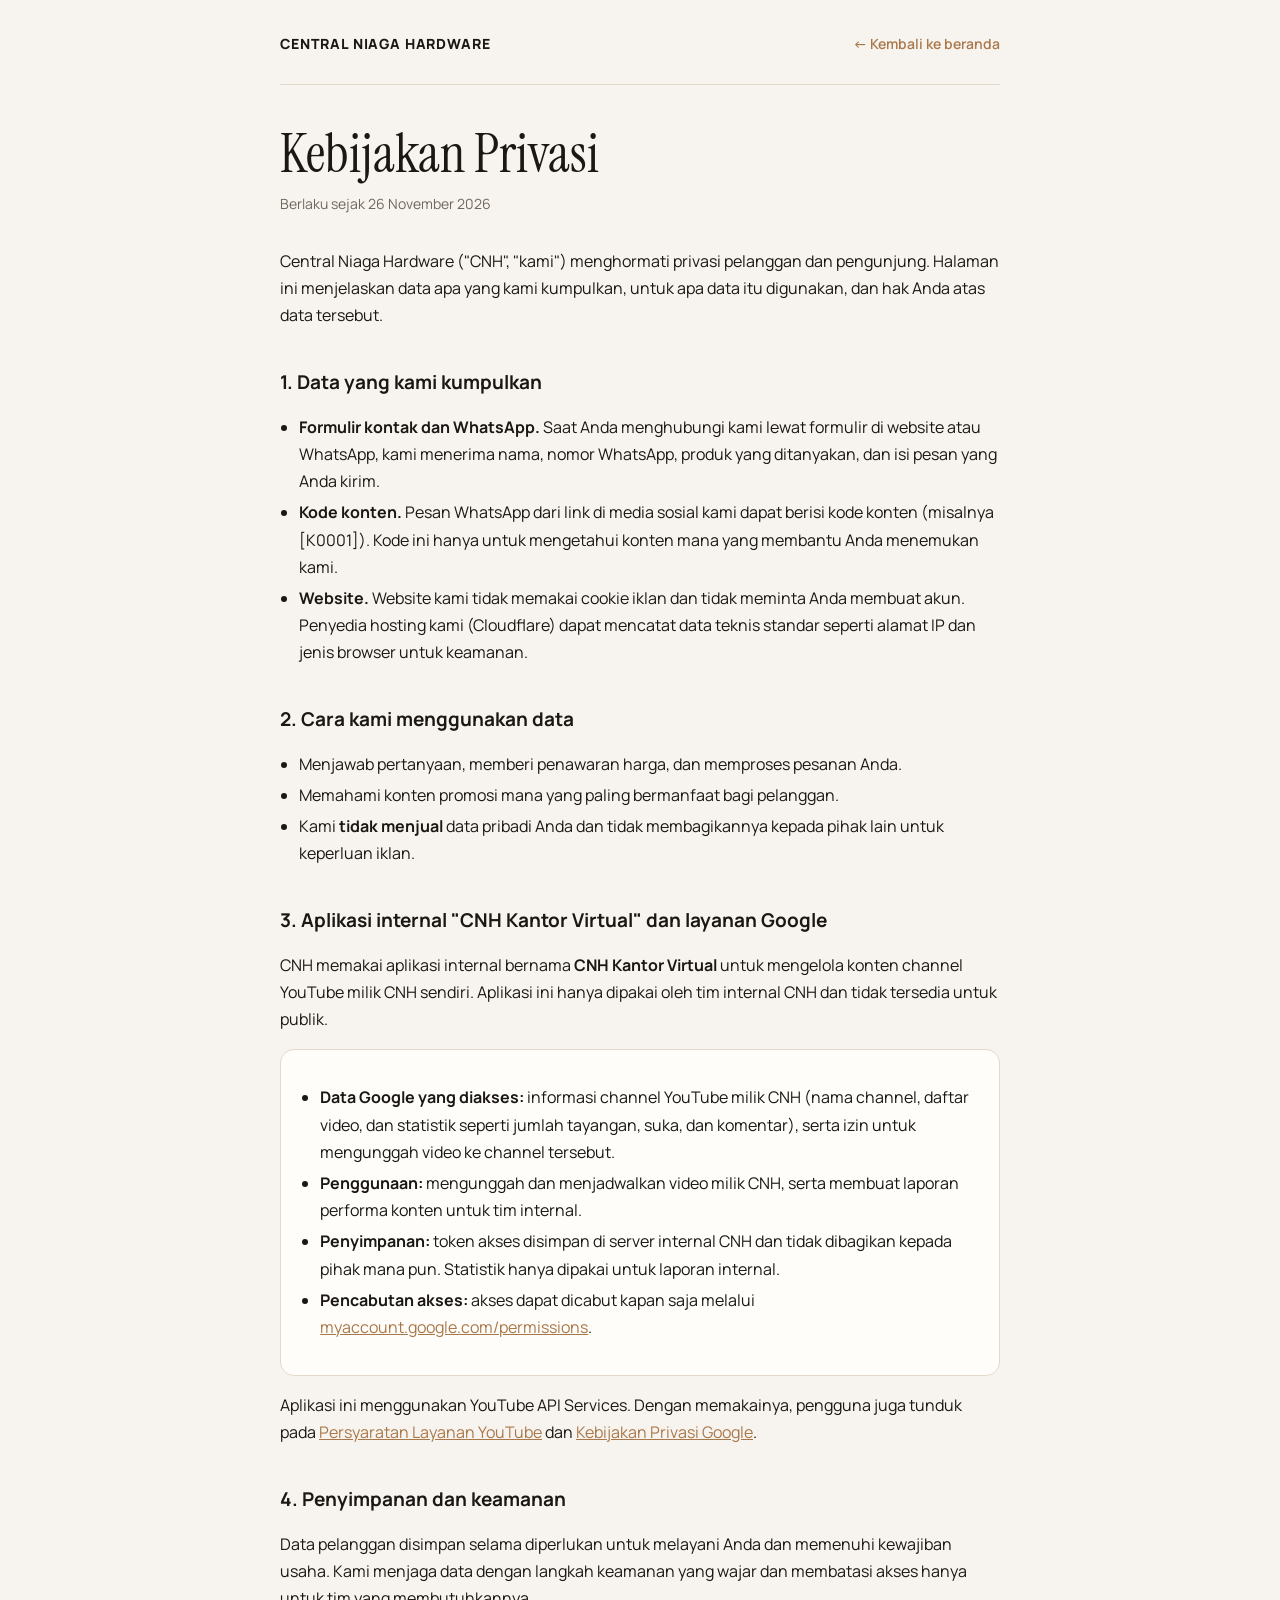
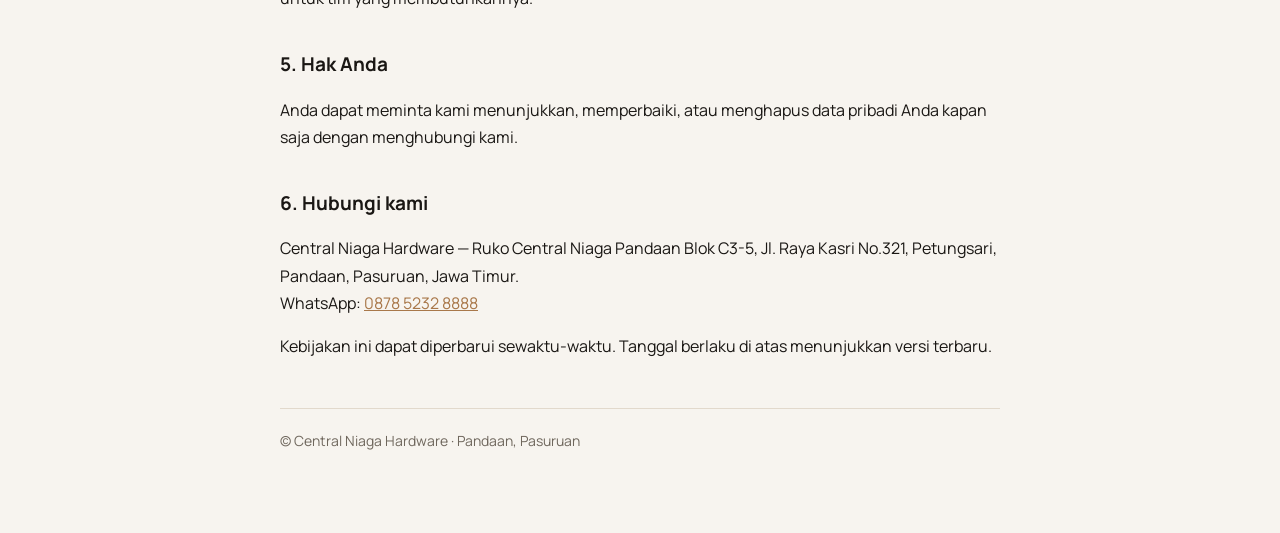
<file: privasi/index.html>
<!DOCTYPE html>
<html lang="id">
<head>
<meta charset="utf-8">
<meta name="viewport" content="width=device-width, initial-scale=1">
<title>Kebijakan Privasi — Central Niaga Hardware</title>
<meta name="description" content="Kebijakan privasi Central Niaga Hardware Pandaan: data apa yang kami kumpulkan dari website, WhatsApp, dan aplikasi internal kami, serta bagaimana kami menggunakannya.">
<link rel="canonical" href="https://centralniagahardware.com/privasi/">
<link rel="icon" type="image/png" href="/foto/logo/favicon.png">
<link rel="preconnect" href="https://fonts.googleapis.com">
<link rel="preconnect" href="https://fonts.gstatic.com" crossorigin>
<link rel="stylesheet" href="https://fonts.googleapis.com/css2?family=Manrope:wght@400;500;600;700;800&family=Instrument+Serif&display=swap">
<style>
  :root { --bg: #f7f4ef; --card: #fffdf9; --ink: #1a1714; --mut: #6f675d; --acc: #a9784a; --line: #e2d9cc; }
  @media (prefers-color-scheme: dark) { :root { --bg: #12100e; --card: #1d1a16; --ink: #f2ede5; --mut: #a39a8e; --acc: #d0a578; --line: #2e2822; color-scheme: dark; } }
  * { box-sizing: border-box; }
  body { margin: 0; background: var(--bg); color: var(--ink); font: 16px/1.7 Manrope, system-ui, sans-serif; }
  .wrap { max-width: 760px; margin: 0 auto; padding: 32px 20px 80px; }
  .top { display: flex; align-items: center; justify-content: space-between; gap: 16px; padding-bottom: 28px; border-bottom: 1px solid var(--line); }
  .top a { color: var(--ink); text-decoration: none; font-weight: 800; letter-spacing: .06em; font-size: 14px; }
  .top a.back { font-weight: 600; letter-spacing: 0; color: var(--acc); }
  h1 { font-family: "Instrument Serif", Georgia, serif; font-weight: 400; font-size: clamp(36px, 6vw, 54px); line-height: 1.1; margin: 40px 0 8px; }
  .meta { color: var(--mut); font-size: 14px; margin: 0 0 32px; }
  h2 { font-size: 19px; margin: 36px 0 8px; }
  p, li { color: var(--ink); }
  ul { padding-left: 1.2em; }
  li { margin: 4px 0; }
  a { color: var(--acc); }
  .box { background: var(--card); border: 1px solid var(--line); border-radius: 14px; padding: 18px 20px; margin-top: 12px; }
  footer { margin-top: 48px; padding-top: 20px; border-top: 1px solid var(--line); color: var(--mut); font-size: 14px; }
</style>
</head>
<body>
<div class="wrap">
  <div class="top">
    <a href="/">CENTRAL NIAGA HARDWARE</a>
    <a class="back" href="/">← Kembali ke beranda</a>
  </div>

  <h1>Kebijakan Privasi</h1>
  <p class="meta">Berlaku sejak 26 November 2026</p>

  <p>Central Niaga Hardware ("CNH", "kami") menghormati privasi pelanggan dan pengunjung. Halaman ini menjelaskan data apa yang kami kumpulkan, untuk apa data itu digunakan, dan hak Anda atas data tersebut.</p>

  <h2>1. Data yang kami kumpulkan</h2>
  <ul>
    <li><b>Formulir kontak dan WhatsApp.</b> Saat Anda menghubungi kami lewat formulir di website atau WhatsApp, kami menerima nama, nomor WhatsApp, produk yang ditanyakan, dan isi pesan yang Anda kirim.</li>
    <li><b>Kode konten.</b> Pesan WhatsApp dari link di media sosial kami dapat berisi kode konten (misalnya [K0001]). Kode ini hanya untuk mengetahui konten mana yang membantu Anda menemukan kami.</li>
    <li><b>Website.</b> Website kami tidak memakai cookie iklan dan tidak meminta Anda membuat akun. Penyedia hosting kami (Cloudflare) dapat mencatat data teknis standar seperti alamat IP dan jenis browser untuk keamanan.</li>
  </ul>

  <h2>2. Cara kami menggunakan data</h2>
  <ul>
    <li>Menjawab pertanyaan, memberi penawaran harga, dan memproses pesanan Anda.</li>
    <li>Memahami konten promosi mana yang paling bermanfaat bagi pelanggan.</li>
    <li>Kami <b>tidak menjual</b> data pribadi Anda dan tidak membagikannya kepada pihak lain untuk keperluan iklan.</li>
  </ul>

  <h2>3. Aplikasi internal "CNH Kantor Virtual" dan layanan Google</h2>
  <p>CNH memakai aplikasi internal bernama <b>CNH Kantor Virtual</b> untuk mengelola konten channel YouTube milik CNH sendiri. Aplikasi ini hanya dipakai oleh tim internal CNH dan tidak tersedia untuk publik.</p>
  <div class="box">
    <ul>
      <li><b>Data Google yang diakses:</b> informasi channel YouTube milik CNH (nama channel, daftar video, dan statistik seperti jumlah tayangan, suka, dan komentar), serta izin untuk mengunggah video ke channel tersebut.</li>
      <li><b>Penggunaan:</b> mengunggah dan menjadwalkan video milik CNH, serta membuat laporan performa konten untuk tim internal.</li>
      <li><b>Penyimpanan:</b> token akses disimpan di server internal CNH dan tidak dibagikan kepada pihak mana pun. Statistik hanya dipakai untuk laporan internal.</li>
      <li><b>Pencabutan akses:</b> akses dapat dicabut kapan saja melalui <a href="https://myaccount.google.com/permissions" rel="noopener">myaccount.google.com/permissions</a>.</li>
    </ul>
  </div>
  <p>Aplikasi ini menggunakan YouTube API Services. Dengan memakainya, pengguna juga tunduk pada <a href="https://www.youtube.com/t/terms" rel="noopener">Persyaratan Layanan YouTube</a> dan <a href="https://policies.google.com/privacy" rel="noopener">Kebijakan Privasi Google</a>.</p>

  <h2>4. Penyimpanan dan keamanan</h2>
  <p>Data pelanggan disimpan selama diperlukan untuk melayani Anda dan memenuhi kewajiban usaha. Kami menjaga data dengan langkah keamanan yang wajar dan membatasi akses hanya untuk tim yang membutuhkannya.</p>

  <h2>5. Hak Anda</h2>
  <p>Anda dapat meminta kami menunjukkan, memperbaiki, atau menghapus data pribadi Anda kapan saja dengan menghubungi kami.</p>

  <h2>6. Hubungi kami</h2>
  <p>Central Niaga Hardware — Ruko Central Niaga Pandaan Blok C3-5, Jl. Raya Kasri No.321, Petungsari, Pandaan, Pasuruan, Jawa Timur.<br>
  WhatsApp: <a href="https://wa.me/6287852328888" rel="noopener">0878 5232 8888</a></p>

  <p>Kebijakan ini dapat diperbarui sewaktu-waktu. Tanggal berlaku di atas menunjukkan versi terbaru.</p>

  <footer>© Central Niaga Hardware · Pandaan, Pasuruan</footer>
</div>
</body>
</html>
</file>
